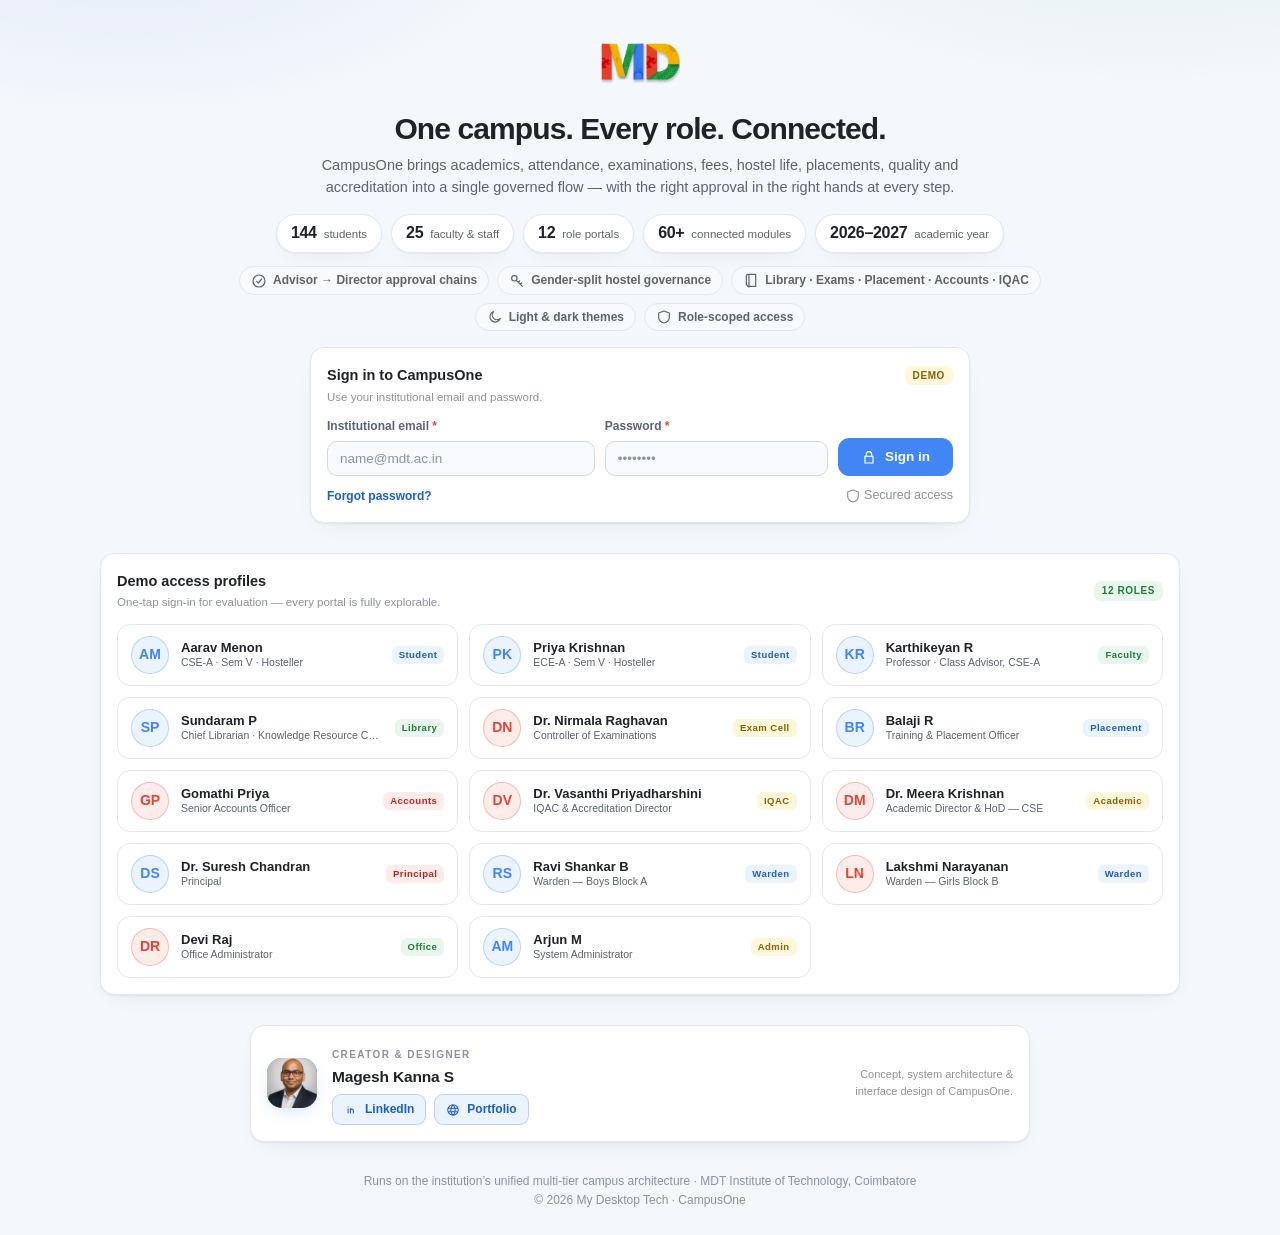
<file: index.html>
<!DOCTYPE html>
<html lang="en" data-theme="light">
<head>
<meta charset="utf-8">
<meta name="viewport" content="width=device-width, initial-scale=1, maximum-scale=1, user-scalable=no, viewport-fit=cover">
<title>CampusOne — My Desktop Tech</title>
<meta name="theme-color" content="#4285F4">
<meta name="description" content="CampusOne — the unified campus portal by My Desktop Tech. One campus. Every role. Connected.">
<link rel="icon" type="image/png" href="assets/img/favicon.png">
<link rel="apple-touch-icon" href="assets/img/apple-touch-icon.png">
<link rel="stylesheet" href="assets/css/style.css">
</head>
<body>
<div id="app"><div class="noscript" style="padding-top:18vh;text-align:center;color:var(--text-2)">Loading CampusOne…</div></div>
<noscript><div class="noscript">CampusOne needs JavaScript enabled in the browser.</div></noscript>
<script src="assets/js/channel.js"></script>
<script src="assets/js/seed.js"></script>
<script src="assets/js/seed2.js"></script>
<script src="assets/js/seed3.js"></script>
<script src="assets/js/store.js"></script>
<script src="assets/js/api.js"></script>
<script src="assets/js/workflow.js"></script>
<script src="assets/js/ui.js"></script>
<script src="assets/js/app.js"></script>
<script src="assets/js/spa.js"></script>
<script src="assets/js/pages.js"></script>
<script>SPA.start();</script>
</body>
</html>
</file>
<file: assets/css/style.css>
/* ==========================================================================
   My Desktop Tech — CampusOne Portal v3 · Design System
   Palette: #4285F4 (blue) · #EA4335 (red) · #FBBC05 (yellow) · #34A853 (green)
   Light theme default · Dark theme via [data-theme="dark"]
   ========================================================================== */

/* ---------- tokens ---------- */
:root{
  --g-blue:#4285F4; --g-red:#EA4335; --g-yellow:#FBBC05; --g-green:#34A853;

  --blue-tint:rgba(66,133,244,.10);  --blue-tint2:rgba(66,133,244,.16); --blue-ink:#1B5FCB; --blue-glow:rgba(66,133,244,.30);
  --red-tint:rgba(234,67,53,.10);    --red-tint2:rgba(234,67,53,.16);   --red-ink:#C5221F;  --red-glow:rgba(234,67,53,.30);
  --yellow-tint:rgba(251,188,5,.14); --yellow-tint2:rgba(251,188,5,.22);--yellow-ink:#8A6100;--yellow-glow:rgba(251,188,5,.38);
  --green-tint:rgba(52,168,83,.10);  --green-tint2:rgba(52,168,83,.16); --green-ink:#1E7E34; --green-glow:rgba(52,168,83,.30);

  --bg:#F4F7FB; --surface:#FFFFFF; --surface-2:#F8FAFD; --surface-3:#EEF2F8;
  --text:#1F2328; --text-2:#5B6470; --text-3:#8A93A0;
  --border:#E3E8EF; --border-2:#D0D9E4;
  --shadow:0 1px 2px rgba(16,24,40,.05),0 8px 24px -14px rgba(16,24,40,.14);
  --shadow-lg:0 12px 32px -12px rgba(16,24,40,.22);
  --radius:14px; --radius-sm:10px;
  --nav-w:248px; --nav-collapsed:76px;
  --font:-apple-system,BlinkMacSystemFont,"Segoe UI",Roboto,"Helvetica Neue",Arial,"Noto Sans",sans-serif;
  --mono:ui-monospace,SFMono-Regular,Menlo,Consolas,monospace;
}
[data-theme="dark"]{
  --blue-tint:rgba(66,133,244,.16); --blue-tint2:rgba(66,133,244,.26); --blue-ink:#9CBDF9; --blue-glow:rgba(66,133,244,.45);
  --red-tint:rgba(234,67,53,.16);   --red-tint2:rgba(234,67,53,.26);   --red-ink:#F2938E;  --red-glow:rgba(234,67,53,.45);
  --yellow-tint:rgba(251,188,5,.16);--yellow-tint2:rgba(251,188,5,.26);--yellow-ink:#E8C25A;--yellow-glow:rgba(251,188,5,.50);
  --green-tint:rgba(52,168,83,.16); --green-tint2:rgba(52,168,83,.26); --green-ink:#7BD398; --green-glow:rgba(52,168,83,.45);

  --bg:#0E1116; --surface:#161B22; --surface-2:#1B212B; --surface-3:#212936;
  --text:#E7EAF0; --text-2:#A7B0BD; --text-3:#76808F;
  --border:#27303B; --border-2:#333E4C;
  --shadow:0 1px 2px rgba(0,0,0,.35),0 10px 28px -16px rgba(0,0,0,.55);
  --shadow-lg:0 16px 40px -14px rgba(0,0,0,.6);
}

/* ---------- base ---------- */
*{box-sizing:border-box}
html,body{margin:0;padding:0}
html{overflow-x:hidden;overflow-x:clip}   /* the page never pans sideways */
body{font-family:var(--font);background:var(--bg);color:var(--text);font-size:14.5px;line-height:1.55;-webkit-font-smoothing:antialiased;
  touch-action:manipulation;overscroll-behavior-y:contain}  /* no double-tap zoom, no rubber-band chaining */
a{color:var(--blue-ink);text-decoration:none}
a:hover{text-decoration:underline}
h1,h2,h3,h4{margin:0;line-height:1.25;letter-spacing:-.01em}
h1{font-size:22px}h2{font-size:17px}h3{font-size:15px}h4{font-size:13.5px}
p{margin:.4em 0}
small{color:var(--text-2)}
img{max-width:100%}
svg{vertical-align:middle;flex-shrink:0}
::selection{background:var(--blue-tint2)}
:focus-visible{outline:2px solid var(--g-blue);outline-offset:2px;border-radius:4px}
::-webkit-scrollbar{width:10px;height:10px}
::-webkit-scrollbar-thumb{background:var(--border-2);border-radius:8px}
::-webkit-scrollbar-track{background:transparent}
@media (prefers-reduced-motion:reduce){*,*::before,*::after{transition:none!important;animation:none!important}}

/* ---------- app shell ---------- */
/* v5: full-width top bar with the side-menu button docked flush at the very
   top-left corner (no gap); the side rail + main column sit in .bodyrow below */
#app{min-height:100vh}
.shell{display:flex;flex-direction:column;min-height:100vh}
.bodyrow{display:flex;flex:1;min-width:0;min-height:0;align-items:stretch}
.mainwrap{flex:1;min-width:0;display:flex;flex-direction:column;min-height:0}
.content{flex:1;padding:22px 26px 30px;max-width:1280px;width:100%;margin:0 auto}

/* topbar */
.topbar{position:sticky;top:0;z-index:60;display:flex;align-items:center;gap:10px;height:60px;
  background:color-mix(in srgb,var(--surface) 88%,transparent);backdrop-filter:blur(10px);
  border-bottom:1px solid var(--border);padding:0 14px 0 0}
@supports not (background:color-mix(in srgb,red,blue)){.topbar{background:var(--surface)}}
.brand{display:flex;align-items:center;gap:10px;min-width:0}
.brand img{height:34px;width:auto}
.brand .bt{line-height:1.1;white-space:nowrap;min-width:0;overflow:hidden}
.brand .bt b{font-size:15px;letter-spacing:-.02em;display:block}
.brand .bt span{font-size:11px;color:var(--text-2)}
.chip-demo{font-size:10px;font-weight:700;letter-spacing:.08em;color:var(--yellow-ink);
  background:var(--yellow-tint);border:1px solid var(--yellow-glow);border-radius:6px;padding:2px 7px;margin-left:6px}
.topbar .spacer{flex:1}
.iconbtn{display:inline-flex;align-items:center;justify-content:center;width:38px;height:38px;border-radius:10px;
  background:transparent;border:1px solid transparent;color:var(--text-2);cursor:pointer;transition:.18s}
.iconbtn:hover{background:var(--surface-2);border-color:var(--border);color:var(--g-blue);box-shadow:0 0 10px var(--blue-glow)}
.iconbtn svg{width:19px;height:19px}
.iconbtn .dot{position:absolute;transform:translate(14px,-14px);min-width:16px;height:16px;border-radius:8px;
  background:var(--g-red);color:#fff;font-size:10px;font-weight:700;display:flex;align-items:center;justify-content:center;padding:0 4px;border:2px solid var(--surface)}
.iconbtn{position:relative}

/* corner-docked side-menu buttons — exactly at the left top-most place (x:0, full bar height) */
.iconbtn.edge{width:46px;height:100%;border-radius:0;flex-shrink:0;background:transparent;border:1px solid transparent;color:var(--text-2)}
.iconbtn.edge svg{width:20px;height:20px}
.iconbtn.edge:hover{background:var(--surface-2);color:var(--g-blue);box-shadow:none;border-color:transparent}
.iconbtn.edge:active{background:var(--blue-tint2)}
body.nav-mini .iconbtn.edge#navToggle{background:var(--blue-tint2);color:var(--blue-ink)}
body.nav-mini .iconbtn.edge#navToggle:hover{background:var(--blue-tint2);color:var(--blue-ink)}

/* profile chip — truncates to available space, never wraps */
.profile{display:flex;align-items:center;gap:9px;padding:5px 9px 5px 5px;border-radius:12px;cursor:pointer;
  border:1px solid var(--border);background:var(--surface);transition:.18s;min-width:0;flex-shrink:1}
.profile:hover{border-color:var(--g-blue);box-shadow:0 0 12px var(--blue-glow)}
.profile .nm{line-height:1.15;text-align:right;min-width:0}
.profile .nm b{font-size:13px;display:block;max-width:150px;overflow:hidden;text-overflow:ellipsis;white-space:nowrap}
.profile .nm span{font-size:11px;color:var(--text-2);display:block;max-width:150px;overflow:hidden;text-overflow:ellipsis;white-space:nowrap}
.profile .chev{color:var(--text-3);flex-shrink:0}
.profile .chev svg{width:14px;height:14px}
.avatar{border-radius:50%;object-fit:cover;background:var(--surface-3);border:1px solid var(--border-2)}
.avatar.s28{width:28px;height:28px}.avatar.s30{width:30px;height:30px}
.avatar.s34{width:34px;height:34px}.avatar.s38{width:38px;height:38px}
.avatar.s44{width:44px;height:44px}.avatar.s52{width:52px;height:52px}
.avatar.s64{width:64px;height:64px}.avatar.s96{width:96px;height:96px}

/* dropdown menus */
.dd{position:relative}
.ddmenu{position:absolute;right:0;top:calc(100% + 10px);min-width:min(300px,calc(100vw - 24px));max-height:420px;overflow:auto;
  background:var(--surface);border:1px solid var(--border);border-radius:14px;box-shadow:var(--shadow-lg);
  padding:8px;z-index:80;display:none}
.ddmenu.open{display:block;animation:pop .16s ease}
@keyframes pop{from{opacity:0;transform:translateY(-6px)}to{opacity:1;transform:none}}
.ddmenu .ddh{font-size:11px;font-weight:700;letter-spacing:.06em;color:var(--text-3);padding:8px 10px 4px;text-transform:uppercase}
.ddi{display:flex;gap:10px;align-items:flex-start;padding:10px;border-radius:10px;cursor:pointer;transition:.15s}
.ddi:hover{background:var(--surface-2)}
.ddi .tt{flex:1;min-width:0}
.ddi .tt b{font-size:13px;display:block}
.ddi .tt span{font-size:12px;color:var(--text-2);display:block;overflow:hidden;text-overflow:ellipsis}
.ddi.unread{background:var(--blue-tint);border-left:3px solid var(--g-blue)}
.ddi .ic{color:var(--g-blue);flex-shrink:0;margin-top:2px}
.ddsep{height:1px;background:var(--border);margin:6px 4px}
.ddlink{display:flex;align-items:center;gap:10px;padding:9px 10px;border-radius:10px;color:var(--text);font-size:13.5px;cursor:pointer;transition:.15s}
.ddlink:hover{background:var(--surface-2);color:var(--g-blue)}
.ddlink svg{width:17px;height:17px;color:var(--text-2)}
.ddlink.danger:hover{color:var(--g-red)}

/* sidebar */
.sidebar{width:var(--nav-w);flex-shrink:0;border-right:1px solid var(--border);background:var(--surface);
  position:sticky;top:60px;height:calc(100vh - 60px);overflow-y:auto;padding:14px 10px 20px;transition:width .2s}
.side-sec{font-size:10.5px;font-weight:700;letter-spacing:.09em;text-transform:uppercase;color:var(--text-3);padding:14px 10px 6px}
.navitem{display:flex;align-items:center;gap:11px;padding:9px 11px;border-radius:11px;color:var(--text-2);
  font-size:13.5px;font-weight:500;cursor:pointer;border:1px solid transparent;transition:.16s;margin:2px 0;position:relative}
.navitem svg{width:18px;height:18px;flex-shrink:0}
.navitem:hover{background:var(--surface-2);color:var(--text);border-color:var(--border);box-shadow:0 0 12px var(--blue-glow)}
.navitem.active{background:var(--blue-tint2);color:var(--blue-ink);font-weight:600}
.navitem.active::before{content:'';position:absolute;left:-10px;top:8px;bottom:8px;width:3px;border-radius:3px;background:var(--g-blue)}
.navitem .pill{margin-left:auto;font-size:10.5px;font-weight:700;padding:1px 7px;border-radius:8px}
.navitem .pill.y{background:var(--yellow-tint);color:var(--yellow-ink)}
.navitem .pill.r{background:var(--red-tint);color:var(--red-ink)}
.navitem .pill.g{background:var(--green-tint);color:var(--green-ink)}
.sidefoot{margin-top:16px;padding:12px;border-radius:12px;background:var(--surface-2);border:1px solid var(--border);font-size:11.5px;color:var(--text-2)}
.sidefoot b{color:var(--text);display:block;font-size:12px}

/* side utilities (theme + notifications live in the side menu on small screens) */
.side-utils{display:none;flex-direction:column;gap:8px;padding:4px 2px 12px;border-bottom:1px solid var(--border);margin-bottom:8px}
.su-row{display:flex;align-items:center;gap:11px;padding:10px 12px;border-radius:11px;border:1px solid var(--border);
  background:var(--surface-2);cursor:pointer;font-size:13px;font-weight:600;color:var(--text-2);transition:.16s;width:100%;font-family:inherit}
.su-row svg{width:18px;height:18px;flex-shrink:0}
.su-row:hover{border-color:var(--g-blue);color:var(--blue-ink);box-shadow:0 0 10px var(--blue-glow)}
.su-row .pill{margin-left:auto;font-size:10.5px;font-weight:700;padding:1px 7px;border-radius:8px;background:var(--yellow-tint);color:var(--yellow-ink);display:inline-flex}
.su-notifs{display:none;max-height:280px;overflow-y:auto;border:1px solid var(--border);border-radius:11px;background:var(--surface);margin-top:-2px}
.su-notifs.open{display:block}

/* hamburger (mobile) + sidebar collapse (desktop) */
.burger{display:none}
#navToggle{display:none}
.scrim{display:none;position:fixed;inset:60px 0 0 0;background:rgba(10,15,22,.45);z-index:65}
.scrim.show{display:block}

/* desktop (landscape monitors): collapsible side menu */
@media(min-width:921px){
  #navToggle{display:inline-flex}
  body.nav-mini .sidebar{width:var(--nav-collapsed);padding:14px 8px 20px}
  body.nav-mini .sidebar .navitem span,
  body.nav-mini .sidebar .side-sec,
  body.nav-mini .sidebar .sidefoot,
  body.nav-mini .sidebar .navitem .pill{display:none}
  body.nav-mini .sidebar .navitem{justify-content:center;padding:10px 0;gap:0}
  body.nav-mini .sidebar .navitem.active::before{left:-8px}
}

@media(max-width:1080px){
  .profile .nm b,.profile .nm span{max-width:110px}
  .brand .bt span{display:none}
}
@media(max-width:920px){
  .burger{display:inline-flex}
  .topbar .toputil{display:none}          /* theme + bell move into the side menu */
  .brand .bt{display:none}
  .brand img{height:30px}
  .brand{gap:8px}
  .chip-demo{display:none}
  .profile .nm,.profile .chev{display:none}
  .profile{padding:3px;gap:0}
  .sidebar{position:fixed;left:0;top:60px;z-index:70;transform:translateX(-104%);box-shadow:var(--shadow-lg);width:266px;padding-top:10px;
    overscroll-behavior:contain}
  .sidebar.open{transform:none}
  .side-utils{display:flex}
  .content{padding:16px 14px 26px}
  #toasts{right:12px;bottom:12px;left:12px;max-width:none}

  /* ── fixed app shell on phones ─────────────────────────────────
     The page itself never pans, zooms or scrolls: only the content
     area between the top bar and footer scrolls. Opening the side
     drawer locks even that, so the background can never move. */
  body.mdt-app{height:100vh;overflow:hidden;position:relative}
  @supports(height:100dvh){body.mdt-app{height:100dvh}}
  body.mdt-app #app.shell{height:100%;display:flex;flex-direction:column}
  body.mdt-app .bodyrow{flex:1;min-height:0;overflow:hidden}
  body.mdt-app .mainwrap{overflow:hidden}
  body.mdt-app .content{flex:1 1 auto;overflow-y:auto;overflow-x:hidden;
    -webkit-overflow-scrolling:touch;overscroll-behavior:contain}
  body.mdt-app .footer{flex-shrink:0}
  @supports(height:100dvh){.sidebar{height:calc(100dvh - 60px)}}
  html.mlock,html.mlock body{overflow:hidden}
  html.mlock .content{overflow:hidden}   /* the background content is frozen while the drawer is open */
}

/* footer */
.footer{border-top:1px solid var(--border);padding:14px 26px;color:var(--text-3);font-size:12px;
  display:flex;flex-wrap:wrap;gap:8px;align-items:center;justify-content:space-between;background:var(--surface-2)}
.footer .fdots{display:flex;gap:5px}
.footer .fdots i{width:8px;height:8px;border-radius:50%;display:inline-block}

/* ---------- page head ---------- */
.pagehead{display:flex;flex-wrap:wrap;gap:14px;align-items:center;margin-bottom:18px}
.pagehead .ph-t{flex:1;min-width:220px}
.pagehead h1{font-size:21px}
.pagehead .sub{color:var(--text-2);font-size:13px;margin-top:3px}
.pagehead .actions{display:flex;gap:10px;flex-wrap:wrap}

/* ---------- cards & glow ---------- */
.card{background:var(--surface);border:1px solid var(--border);border-radius:var(--radius);box-shadow:var(--shadow);
  padding:16px;position:relative;transition:border-color .2s,box-shadow .25s,transform .18s;margin-bottom:14px;overflow:hidden}
.card:hover{transform:translateY(-2px)}
.card.glow{--glow:var(--blue-glow);--edge:var(--g-blue)}
.card.glow:hover{border-color:var(--edge);box-shadow:0 0 0 1px var(--glow),0 14px 30px -12px var(--glow)}
.card.glow-b{--glow:var(--blue-glow);--edge:var(--g-blue)}
.card.glow-g{--glow:var(--green-glow);--edge:var(--g-green)}
.card.glow-y{--glow:var(--yellow-glow);--edge:var(--g-yellow)}
.card.glow-r{--glow:var(--red-glow);--edge:var(--g-red)}
/* static accent strip — differentiate from background even without hover */
.card.accent::before{content:'';position:absolute;left:0;top:0;bottom:0;width:3px;border-radius:3px;background:var(--g-blue);opacity:.9}
.card.accent-b::before{background:var(--g-blue)}
.card.accent-g::before{background:var(--g-green)}
.card.accent-y::before{background:var(--g-yellow)}
.card.accent-r::before{background:var(--g-red)}
.card .card-t{display:flex;align-items:center;gap:9px;margin-bottom:10px}
.card .card-t h2,.card .card-t h3{flex:1}
.card .card-t svg{width:18px;height:18px;color:var(--text-2)}
.card .card-t .more{font-size:12.5px;font-weight:600;color:var(--blue-ink);cursor:pointer}
.card .card-t .more:hover{text-decoration:underline}

/* ---------- stat cards ---------- */
.statrow{display:grid;grid-template-columns:repeat(auto-fit,minmax(200px,1fr));gap:14px;margin-bottom:18px}
.stat{background:var(--surface);border:1px solid var(--border);border-radius:var(--radius);padding:13px 14px;box-shadow:var(--shadow);
  display:flex;gap:11px;align-items:center;cursor:pointer;transition:.2s;position:relative;overflow:hidden;text-decoration:none}
.stat:hover{transform:translateY(-2px);text-decoration:none}
.stat .sicon{width:37px;height:37px;border-radius:10px;display:flex;align-items:center;justify-content:center;flex-shrink:0}
.stat .sicon svg{width:18px;height:18px}
.stat .sv{display:block;font-size:19px;font-weight:700;letter-spacing:-.02em;line-height:1.15}
.stat .sl{display:block;font-size:12px;color:var(--text-2);margin-top:2px}
.stat .sd{display:block;font-size:11px;margin-top:3px}
.stat.tb{--glow:var(--blue-glow)}.stat.tb:hover{border-color:var(--g-blue);box-shadow:0 0 0 1px var(--blue-glow),0 12px 26px -10px var(--blue-glow)}
.stat.tg{--glow:var(--green-glow)}.stat.tg:hover{border-color:var(--g-green);box-shadow:0 0 0 1px var(--green-glow),0 12px 26px -10px var(--green-glow)}
.stat.ty{--glow:var(--yellow-glow)}.stat.ty:hover{border-color:var(--g-yellow);box-shadow:0 0 0 1px var(--yellow-glow),0 12px 26px -10px var(--yellow-glow)}
.stat.tr{--glow:var(--red-glow)}.stat.tr:hover{border-color:var(--g-red);box-shadow:0 0 0 1px var(--red-glow),0 12px 26px -10px var(--red-glow)}
.stat .sicon.tb{background:var(--blue-tint);color:var(--g-blue)}
.stat .sicon.tg{background:var(--green-tint);color:var(--g-green)}
.stat .sicon.ty{background:var(--yellow-tint);color:#C79400}
.stat .sicon.tr{background:var(--red-tint);color:var(--g-red)}

/* ---------- badges / chips ---------- */
.badge{display:inline-flex;align-items:center;gap:5px;font-size:11.5px;font-weight:600;padding:2.5px 9px;border-radius:8px;
  border:1px solid transparent;white-space:nowrap}
.badge.b-blue{background:var(--blue-tint);color:var(--blue-ink);border-color:var(--blue-glow)}
.badge.b-green{background:var(--green-tint);color:var(--green-ink);border-color:var(--green-glow)}
.badge.b-yellow{background:var(--yellow-tint);color:var(--yellow-ink);border-color:var(--yellow-glow)}
.badge.b-red{background:var(--red-tint);color:var(--red-ink);border-color:var(--red-glow)}
.badge.b-neutral{background:var(--surface-3);color:var(--text-2);border-color:var(--border)}
.badge .bdot{width:6px;height:6px;border-radius:50%;background:currentColor}
.chip{display:inline-flex;align-items:center;gap:6px;font-size:12px;font-weight:600;color:var(--text-2);
  background:var(--surface-2);border:1px solid var(--border);border-radius:20px;padding:4px 11px;cursor:pointer;transition:.16s;white-space:nowrap}
.chip:hover{border-color:var(--g-blue);color:var(--blue-ink);box-shadow:0 0 10px var(--blue-glow)}
.chip.on{background:var(--blue-tint2);color:var(--blue-ink);border-color:var(--g-blue)}

/* ---------- buttons ---------- */
.btn{display:inline-flex;align-items:center;justify-content:center;gap:8px;font-family:inherit;font-size:13.5px;font-weight:600;
  padding:9px 16px;border-radius:11px;border:1px solid var(--border);background:var(--surface);color:var(--text);
  cursor:pointer;transition:.18s;text-decoration:none;line-height:1.2}
.btn svg{width:16px;height:16px}
.btn:hover{text-decoration:none;transform:translateY(-1px)}
.btn:active{transform:none}
.btn:disabled{opacity:.55;cursor:not-allowed;transform:none}
.btn.pri{background:var(--g-blue);border-color:var(--g-blue);color:#fff}
.btn.pri:hover{box-shadow:0 0 0 1px var(--blue-glow),0 10px 22px -8px var(--blue-glow);filter:saturate(1.1)}
.btn.ok{background:var(--g-green);border-color:var(--g-green);color:#fff}
.btn.ok:hover{box-shadow:0 0 0 1px var(--green-glow),0 10px 22px -8px var(--green-glow)}
.btn.danger{background:var(--g-red);border-color:var(--g-red);color:#fff}
.btn.danger:hover{box-shadow:0 0 0 1px var(--red-glow),0 10px 22px -8px var(--red-glow)}
.btn.warn{background:var(--g-yellow);border-color:var(--g-yellow);color:#3A2B00}
.btn.warn:hover{box-shadow:0 0 0 1px var(--yellow-glow),0 10px 22px -8px var(--yellow-glow)}
.btn.ghost{background:transparent;color:var(--blue-ink);border-color:var(--blue-glow)}
.btn.ghost:hover{background:var(--blue-tint);box-shadow:0 0 12px var(--blue-glow)}
.btn.ghost-g{background:transparent;color:var(--green-ink);border-color:var(--green-glow)}
.btn.ghost-g:hover{background:var(--green-tint);box-shadow:0 0 12px var(--green-glow)}
.btn.ghost-r{background:transparent;color:var(--red-ink);border-color:var(--red-glow)}
.btn.ghost-r:hover{background:var(--red-tint);box-shadow:0 0 12px var(--red-glow)}
.btn.sm{padding:6px 11px;font-size:12.5px;border-radius:9px}
.btn.lg{padding:12px 22px;font-size:15px}
.btn.block{width:100%}

/* ---------- tables ---------- */
.tblwrap{overflow-x:auto;border:1px solid var(--border);border-radius:12px;background:var(--surface)}
table.tbl{width:100%;border-collapse:collapse;font-size:13.5px;min-width:560px}
.tbl th{position:sticky;top:0;background:var(--surface-2);text-align:left;font-size:11.5px;font-weight:700;
  letter-spacing:.05em;text-transform:uppercase;color:var(--text-2);padding:11px 14px;border-bottom:1px solid var(--border);z-index:2}
.tbl td{padding:11px 14px;border-bottom:1px solid var(--border);vertical-align:middle}
.tbl tbody tr{transition:background .14s}
.tbl tbody tr:hover{background:var(--blue-tint)}
.tbl tbody tr:last-child td{border-bottom:none}
.tbl tr.hl{background:var(--green-tint)}
.tbl tr.hl:hover{background:var(--green-tint2)}
.tbl .num{font-variant-numeric:tabular-nums;font-family:var(--mono);font-size:12.5px}
.tbl td .avatar{vertical-align:middle;margin-right:8px}
.tblwrap.plain{border:none;background:transparent}
.tblwrap.plain table.tbl{min-width:0}

/* ---------- progress / bars ---------- */
.pbar{height:7px;border-radius:6px;background:var(--surface-3);overflow:hidden;min-width:70px}
.pbar>i{display:block;height:100%;border-radius:6px;background:var(--g-blue);transition:width .5s ease}
.pbar.g>i{background:var(--g-green)}.pbar.y>i{background:var(--g-yellow)}.pbar.r>i{background:var(--g-red)}
.pbar.b2>i{background:linear-gradient(90deg,var(--g-blue),var(--g-green))}
.bars .brow{display:grid;grid-template-columns:130px 1fr 52px;gap:10px;align-items:center;margin:9px 0;font-size:12.5px}
.bars .brow .bl{color:var(--text-2);white-space:nowrap;overflow:hidden;text-overflow:ellipsis}
.bars .brow .bn{font-family:var(--mono);font-size:11.5px;text-align:right;color:var(--text-2)}

/* donut */
.donut{position:relative;display:inline-flex;align-items:center;justify-content:center}
.donut svg{transform:rotate(-90deg)}
.donut .dlab{position:absolute;text-align:center}
.donut .dlab b{font-size:20px;font-weight:700;display:block;line-height:1.1}
.donut .dlab span{font-size:10.5px;color:var(--text-2)}

/* ---------- timeline (approval chains) ---------- */
.tl{position:relative;padding-left:26px;margin:10px 0}
.tl::before{content:'';position:absolute;left:8px;top:6px;bottom:6px;width:2px;background:var(--border-2);border-radius:2px}
.tl .tstep{position:relative;padding:7px 0 7px 6px}
.tl .tstep::before{content:'';position:absolute;left:-24px;top:11px;width:12px;height:12px;border-radius:50%;
  background:var(--surface);border:3px solid var(--border-2);transition:.2s}
.tl .tstep.done::before{background:var(--g-green);border-color:var(--g-green);box-shadow:0 0 8px var(--green-glow)}
.tl .tstep.cur::before{background:var(--surface);border-color:var(--g-yellow);box-shadow:0 0 10px var(--yellow-glow);animation:pulse 1.6s infinite}
.tl .tstep.rej::before{background:var(--g-red);border-color:var(--g-red);box-shadow:0 0 8px var(--red-glow)}
@keyframes pulse{0%,100%{box-shadow:0 0 6px var(--yellow-glow)}50%{box-shadow:0 0 16px var(--yellow-glow)}}
.tl .tstep .tlh{display:flex;flex-wrap:wrap;gap:7px;align-items:center}
.tl .tstep .tlh b{font-size:13px}
.tl .tstep .tld{font-size:12px;color:var(--text-2)}
.tl .tstep .note{font-size:12.5px;color:var(--text-2);background:var(--surface-2);border-left:2px solid var(--border-2);
  border-radius:0 8px 8px 0;padding:6px 10px;margin-top:5px}

/* ---------- tabs ---------- */
.tabs{display:flex;gap:6px;flex-wrap:wrap;border-bottom:1px solid var(--border);padding-bottom:0;margin-bottom:16px}
.tab{padding:9px 15px;font-size:13.5px;font-weight:600;color:var(--text-2);cursor:pointer;border:1px solid transparent;
  border-bottom:none;border-radius:11px 11px 0 0;position:relative;top:1px;transition:.16s;background:transparent}
.tab:hover{color:var(--blue-ink)}
.tab.on{background:var(--surface);color:var(--blue-ink);border-color:var(--border);box-shadow:0 -2px 10px var(--blue-glow) inset,0 0 0 1px var(--blue-glow)}
.tab .cnt{font-size:11px;background:var(--surface-3);border-radius:8px;padding:1px 7px;margin-left:6px;color:var(--text-2)}
.tab.on .cnt{background:var(--blue-tint2);color:var(--blue-ink)}
.tab .cnt.y{background:var(--yellow-tint);color:var(--yellow-ink)}

/* ---------- forms ---------- */
.fgrid{display:grid;grid-template-columns:repeat(auto-fit,minmax(230px,1fr));gap:14px}
.fld{display:flex;flex-direction:column;gap:6px;min-width:0}
.fld label{font-size:12px;font-weight:600;color:var(--text-2)}
.fld .req::after{content:' *';color:var(--g-red)}
.input,select.input,textarea.input{font-family:inherit;font-size:13.5px;color:var(--text);background:var(--surface-2);
  border:1px solid var(--border-2);border-radius:10px;padding:9px 12px;transition:.18s;width:100%}
.input:hover{border-color:var(--border-2)}
.input:focus{outline:none;border-color:var(--g-blue);box-shadow:0 0 0 3px var(--blue-glow);background:var(--surface)}
textarea.input{resize:vertical;min-height:84px}
.input::placeholder{color:var(--text-3)}
.fhint{font-size:11.5px;color:var(--text-3)}
.frow{display:flex;gap:10px;flex-wrap:wrap;justify-content:flex-end;margin-top:16px}
.fview{font-size:13.5px;padding:2px 0}
.fview b{display:block;font-size:11px;color:var(--text-3);text-transform:uppercase;letter-spacing:.06em;font-weight:700;margin-bottom:2px}

/* toggle switch */
.switch{position:relative;display:inline-flex;align-items:center;gap:10px;cursor:pointer;font-size:13.5px;user-select:none}
.switch input{position:absolute;opacity:0;pointer-events:none}
.switch .tr{width:42px;height:24px;border-radius:14px;background:var(--surface-3);border:1px solid var(--border-2);position:relative;transition:.2s;flex-shrink:0}
.switch .tr::after{content:'';position:absolute;top:2px;left:2px;width:18px;height:18px;border-radius:50%;background:#fff;
  box-shadow:0 1px 3px rgba(0,0,0,.3);transition:.2s}
.switch input:checked+.tr{background:var(--g-green);border-color:var(--g-green);box-shadow:0 0 10px var(--green-glow)}
.switch input:checked+.tr::after{left:20px}

/* ---------- modal ---------- */
.mask{position:fixed;inset:0;background:rgba(15,20,30,.45);backdrop-filter:blur(3px);z-index:100;display:none;
  align-items:flex-start;justify-content:center;padding:6vh 16px;overflow-y:auto}
.mask.open{display:flex;animation:fadein .18s ease}
@keyframes fadein{from{opacity:0}to{opacity:1}}
.modal{background:var(--surface);border:1px solid var(--border-2);border-radius:18px;box-shadow:var(--shadow-lg);
  width:100%;max-width:560px;animation:pop .2s ease;overflow:hidden}
.modal.lg{max-width:780px}
.modal .mhead{display:flex;align-items:center;gap:10px;padding:16px 20px;border-bottom:1px solid var(--border)}
.modal .mhead h3{flex:1}
.modal .mhead .x{cursor:pointer;color:var(--text-2);display:flex;padding:6px;border-radius:8px}
.modal .mhead .x:hover{color:var(--g-red);background:var(--red-tint)}
.modal .mbody{padding:18px 20px;max-height:64vh;overflow-y:auto}
.modal .mfoot{display:flex;gap:10px;justify-content:flex-end;padding:14px 20px;border-top:1px solid var(--border);background:var(--surface-2);flex-wrap:wrap}

/* ---------- toast ---------- */
#toasts{position:fixed;bottom:22px;right:22px;z-index:200;display:flex;flex-direction:column;gap:10px;max-width:360px}
.toast{display:flex;gap:10px;align-items:flex-start;background:var(--surface);border:1px solid var(--border-2);
  border-left:4px solid var(--g-blue);border-radius:12px;padding:12px 16px;box-shadow:var(--shadow-lg);animation:slidein .25s ease;font-size:13.5px}
.toast.tg{border-left-color:var(--g-green)}.toast.tr{border-left-color:var(--g-red)}.toast.ty{border-left-color:var(--g-yellow)}
.toast svg{width:18px;height:18px;flex-shrink:0;margin-top:1px}
.toast b{display:block;font-size:13.5px}.toast span{color:var(--text-2);font-size:12.5px}
@keyframes slidein{from{opacity:0;transform:translateX(30px)}to{opacity:1;transform:none}}
.toast.bye{animation:slideout .3s ease forwards}
@keyframes slideout{to{opacity:0;transform:translateX(30px)}}

/* ---------- grids / layout helpers ---------- */
.grid{display:grid;gap:16px}
.g2{grid-template-columns:repeat(auto-fit,minmax(300px,1fr))}
.g3{grid-template-columns:repeat(auto-fit,minmax(240px,1fr))}
.g4{grid-template-columns:repeat(auto-fit,minmax(190px,1fr))}
.split{display:grid;grid-template-columns:1.7fr 1fr;gap:16px;align-items:start}
.split-eq{display:grid;grid-template-columns:1fr 1fr;gap:16px;align-items:start}
@media(max-width:980px){.split,.split-eq{grid-template-columns:1fr}}
.rowflex{display:flex;gap:10px;flex-wrap:wrap;align-items:center}
.spread{display:flex;justify-content:space-between;align-items:center;gap:10px;flex-wrap:wrap}
.mt0{margin-top:0}.mb0{margin-bottom:0}.mt8{margin-top:8px}.mt16{margin-top:16px}.mb8{margin-bottom:8px}

/* ---------- empty state ---------- */
.empty{text-align:center;padding:30px 18px;color:var(--text-2)}
.empty svg{width:32px;height:32px;color:var(--text-3);margin-bottom:8px}
.empty b{display:block;color:var(--text);font-size:14.5px;margin-bottom:3px}
.empty span{font-size:12.5px}

/* ---------- list rows ---------- */
.lrow{display:flex;gap:12px;align-items:flex-start;padding:12px 10px;border-radius:12px;border:1px solid transparent;transition:.16s;cursor:pointer}
.lrow:hover{background:var(--surface-2);border-color:var(--border);box-shadow:0 0 10px var(--blue-glow)}
.lrow .lmain{flex:1;min-width:0}
.lrow .lmain b{font-size:13.5px;display:block}
.lrow .lmain span{font-size:12.5px;color:var(--text-2);display:block;overflow:hidden;text-overflow:ellipsis}
.lrow .ltime{font-size:11.5px;color:var(--text-3);white-space:nowrap}
.lrow .lact{display:flex;gap:6px;flex-shrink:0}

/* flash news ticker */
.ticker{display:flex;align-items:center;gap:10px;background:var(--yellow-tint);border:1px solid var(--yellow-glow);
  border-radius:11px;padding:8px 14px;margin-bottom:16px;overflow:hidden}
.ticker .tk-tag{flex-shrink:0;display:inline-flex;align-items:center;gap:6px;font-size:11px;font-weight:700;letter-spacing:.06em;
  color:var(--yellow-ink);text-transform:uppercase}
.ticker .tk-tag svg{width:14px;height:14px}
.ticker .tk-body{flex:1;white-space:nowrap;overflow:hidden;position:relative}
.ticker .tk-body span{display:inline-block;padding-left:100%;animation:tick 26s linear infinite;font-size:13px;color:var(--text)}
@keyframes tick{to{transform:translateX(-100%)}}
.ticker:hover .tk-body span{animation-play-state:paused}

/* ---------- timetable grid ---------- */
.tt{width:100%;border-collapse:separate;border-spacing:4px;table-layout:fixed}
.tt th{font-size:11px;font-weight:700;text-transform:uppercase;letter-spacing:.05em;color:var(--text-2);padding:6px 4px;text-align:center}
.tt td{height:52px;vertical-align:top;border-radius:9px;padding:6px 8px;border:1px solid var(--border);background:var(--surface-2);transition:.16s;cursor:default}
.tt td:hover{border-color:var(--g-blue);box-shadow:0 0 10px var(--blue-glow)}
.tt td .ttc{font-size:11px;font-weight:700;font-family:var(--mono)}
.tt td .ttn{font-size:11.5px;line-height:1.25;margin-top:1px}
.tt td .ttr{font-size:10.5px;color:var(--text-2);margin-top:2px}
.tt td.lab{height:110px}
.tt td.brk{background:var(--surface-3);text-align:center;color:var(--text-3);font-size:11px;font-weight:700;cursor:default}
.tt td.brk:hover{box-shadow:none;border-color:var(--border)}
.tt td.todaycol{outline:1.5px dashed var(--g-blue);outline-offset:-3px}
.ct-b{background:var(--blue-tint)}.ct-g{background:var(--green-tint)}
.ct-y{background:var(--yellow-tint)}.ct-r{background:var(--red-tint)}
.ct-n{background:var(--surface-3)}

/* ---------- calendar ---------- */
.cal{display:grid;grid-template-columns:repeat(7,1fr);gap:6px}
.cal .calh{text-align:center;font-size:11px;font-weight:700;color:var(--text-3);text-transform:uppercase;padding:6px 0}
.cald{min-height:76px;border:1px solid var(--border);border-radius:10px;background:var(--surface);padding:6px 7px;
  transition:.16s;position:relative;cursor:pointer}
.cald:hover{border-color:var(--g-blue);box-shadow:0 0 10px var(--blue-glow)}
.cald.out{opacity:.38;background:var(--surface-2)}
.cald .cdn{font-size:12px;font-weight:700;font-family:var(--mono)}
.cald .evc{font-size:10px;font-weight:600;margin-top:3px;border-radius:5px;padding:1px 5px;display:block;overflow:hidden;
  text-overflow:ellipsis;white-space:nowrap;border:1px solid transparent}
.evc.exam{background:var(--red-tint);color:var(--red-ink);border-color:var(--red-glow)}
.evc.holiday{background:var(--green-tint);color:var(--green-ink);border-color:var(--green-glow)}
.evc.fee{background:var(--yellow-tint);color:var(--yellow-ink);border-color:var(--yellow-glow)}
.evc.event{background:var(--blue-tint);color:var(--blue-ink);border-color:var(--blue-glow)}
.evc.academic{background:var(--surface-3);color:var(--text-2);border-color:var(--border-2)}
.cald.today{border-color:var(--g-blue);box-shadow:0 0 0 1px var(--blue-glow)}
.cald.today .cdn{color:var(--g-blue)}

/* ---------- login page (v3 — centered, full-width profile grid) ---------- */
.login-v3{min-height:100vh;display:flex;flex-direction:column;align-items:center;gap:16px;padding:38px 24px 26px;position:relative;overflow-x:hidden;
  background:
   radial-gradient(640px 300px at 10% -6%,var(--blue-tint),transparent 62%),
   radial-gradient(720px 330px at 90% -10%,var(--green-tint),transparent 62%),
   var(--bg)}
.lv-logo{display:flex;align-items:center;justify-content:center;gap:12px}
.lv-logo img{height:46px}
.lv-hero{max-width:900px;text-align:center;margin-top:0}
.lv-hero h1{font-size:30px;letter-spacing:-.03em;margin:10px 0 6px}
.lv-hero p{color:var(--text-2);font-size:14.5px;max-width:660px;margin:0 auto}
.lv-stats{display:flex;gap:9px;flex-wrap:wrap;justify-content:center;margin-top:16px}
.lv-stats .hs{display:flex;align-items:baseline;gap:7px;background:var(--surface);border:1px solid var(--border);border-radius:20px;
  padding:6px 14px;box-shadow:var(--shadow)}
.lv-stats .hs b{font-size:16px;letter-spacing:-.02em}
.lv-stats .hs span{font-size:11.5px;color:var(--text-2)}
.lv-chips{display:flex;gap:8px;flex-wrap:wrap;justify-content:center;margin-top:13px}
.lv-chips .chip{cursor:default}
.lv-signin{width:100%;max-width:660px}
.lv-form{display:grid;grid-template-columns:1.2fr 1fr auto;gap:10px;align-items:end;margin-top:10px}
.lv-form .fld{margin:0}
@media(max-width:760px){.lv-form{grid-template-columns:1fr}.lv-form .btn{width:100%}}
.lv-demo{width:100%;max-width:1080px}
.demo-grid{display:grid;grid-template-columns:repeat(3,1fr);gap:11px;margin-top:12px}
@media(max-width:960px){.demo-grid{grid-template-columns:repeat(2,1fr)}}
@media(max-width:620px){.demo-grid{grid-template-columns:1fr}}
.democard{display:flex;align-items:center;gap:12px;padding:11px 13px;border-radius:13px;
  border:1px solid var(--border);background:var(--surface);cursor:pointer;transition:.18s;text-align:left;min-width:0}
.democard:hover{border-color:var(--g-blue);box-shadow:0 0 14px var(--blue-glow);transform:translateY(-2px)}
.democard .dmain{flex:1;min-width:0}
.democard .dmain b{font-size:13px;line-height:1.2;display:block;white-space:nowrap;overflow:hidden;text-overflow:ellipsis}
.democard .dmain span{font-size:10.5px;color:var(--text-2);line-height:1.3;display:block;white-space:nowrap;overflow:hidden;text-overflow:ellipsis}
.democard .role-tag{font-size:9.5px;font-weight:700;letter-spacing:.05em;border-radius:6px;padding:2px 7px;flex-shrink:0}
.role-tag.t-b{background:var(--blue-tint);color:var(--blue-ink)}
.role-tag.t-g{background:var(--green-tint);color:var(--green-ink)}
.role-tag.t-y{background:var(--yellow-tint);color:var(--yellow-ink)}
.role-tag.t-r{background:var(--red-tint);color:var(--red-ink)}

/* creator & designer card */
.creator-card{width:100%;max-width:780px;display:flex;gap:15px;align-items:center}
.cc-av{width:50px;height:50px;border-radius:15px;flex-shrink:0;display:flex;align-items:center;justify-content:center;
  font-weight:800;font-size:17px;color:#fff;letter-spacing:.02em;
  background:linear-gradient(135deg,var(--g-blue) 0%,var(--g-green) 100%);
  box-shadow:0 6px 18px -6px var(--blue-glow)}
.cc-main{flex:1;min-width:0}
.cc-k{font-size:10px;font-weight:800;letter-spacing:.14em;text-transform:uppercase;color:var(--text-3)}
.cc-main b{display:block;font-size:15.5px;letter-spacing:-.01em;margin:1px 0 5px}
.cc-links{display:flex;gap:8px;flex-wrap:wrap}
.cc-links a{display:inline-flex;align-items:center;gap:7px;font-size:12px;font-weight:600;color:var(--blue-ink);
  background:var(--blue-tint);border:1px solid var(--blue-glow);border-radius:9px;padding:5px 11px;transition:.16s;text-decoration:none}
.cc-links a:hover{text-decoration:none;box-shadow:0 0 12px var(--blue-glow);transform:translateY(-1px)}
.cc-links a svg{width:14px;height:14px}
.cc-note{font-size:11px;color:var(--text-3);text-align:right;max-width:170px;flex-shrink:0}
@media(max-width:640px){.creator-card{flex-wrap:wrap}.cc-note{max-width:none;text-align:left;width:100%}}
.lv-foot{font-size:12px;color:var(--text-3);text-align:center}

/* ---------- photo placeholder ---------- */
.photobox{display:flex;flex-direction:column;align-items:center;gap:11px;padding:16px;border:1.5px dashed var(--border-2);
  border-radius:16px;background:var(--surface-2);transition:.2s}
.photobox:hover{border-color:var(--g-blue);box-shadow:0 0 14px var(--blue-glow)}
.photobox .ph-note{font-size:11.5px;color:var(--text-3);text-align:center}
.photo-frame{position:relative}
.photo-frame .cam{position:absolute;right:-4px;bottom:-4px;width:30px;height:30px;border-radius:50%;background:var(--g-blue);
  color:#fff;display:flex;align-items:center;justify-content:center;border:2.5px solid var(--surface);box-shadow:0 0 10px var(--blue-glow)}
.photo-frame .cam svg{width:15px;height:15px}

/* ---------- misc ---------- */
.kbd{font-family:var(--mono);font-size:11px;background:var(--surface-3);border:1px solid var(--border-2);
  border-bottom-width:2px;border-radius:6px;padding:1px 6px}
.tag{display:inline-block;font-size:10px;font-weight:700;letter-spacing:.06em;padding:2px 8px;border-radius:7px}
.tag.b{background:var(--blue-tint);color:var(--blue-ink)}
.tag.g{background:var(--green-tint);color:var(--green-ink)}
.tag.y{background:var(--yellow-tint);color:var(--yellow-ink)}
.tag.r{background:var(--red-tint);color:var(--red-ink)}
.tag.n{background:var(--surface-3);color:var(--text-2)}
.divider{height:1px;background:var(--border);margin:14px 0}
.hint-card{display:flex;gap:12px;align-items:flex-start;background:var(--blue-tint);border:1px solid var(--blue-glow);
  border-radius:12px;padding:12px 16px;font-size:12.5px;color:var(--text-2)}
.hint-card svg{width:18px;height:18px;color:var(--g-blue);flex-shrink:0;margin-top:1px}
.hint-card.warn{background:var(--yellow-tint);border-color:var(--yellow-glow)}
.hint-card.warn svg{color:#C79400}
.hint-card.danger{background:var(--red-tint);border-color:var(--red-glow)}
.hint-card.danger svg{color:var(--g-red)}
.hint-card.ok{background:var(--green-tint);border-color:var(--green-glow)}
.hint-card.ok svg{color:var(--g-green)}
.kv{display:grid;grid-template-columns:150px 1fr;gap:8px 14px;font-size:13.5px}
.kv .k{color:var(--text-2);font-size:12.5px}
.kv .k::after{content:':'}
.legend{display:flex;gap:14px;flex-wrap:wrap;font-size:12px;color:var(--text-2);margin-top:8px}
.legend i{width:10px;height:10px;border-radius:3px;display:inline-block;margin-right:5px;vertical-align:-1px}
.bigbtn-tile{display:flex;flex-direction:column;align-items:center;gap:7px;padding:14px 10px;border-radius:13px;
  border:1px solid var(--border);background:var(--surface);cursor:pointer;transition:.18s;text-align:center;color:var(--text)}
.bigbtn-tile svg{width:20px;height:20px}
.bigbtn-tile b{font-size:13px}
.bigbtn-tile span{font-size:11px;color:var(--text-2)}
.bigbtn-tile:hover{transform:translateY(-2px);border-color:var(--g-blue);box-shadow:0 0 16px var(--blue-glow)}
.bigbtn-tile:hover svg{color:var(--g-blue)}
.quickgrid{display:grid;grid-template-columns:repeat(auto-fit,minmax(130px,1fr));gap:12px}
.qsearch{position:relative;max-width:340px}
.qsearch .input{padding-left:36px}
.qsearch svg{position:absolute;left:11px;top:10px;width:17px;height:17px;color:var(--text-3)}
.att-pill{display:inline-flex;width:30px;height:30px;align-items:center;justify-content:center;border-radius:9px;
  font-weight:700;font-size:11px;cursor:pointer;border:1px solid var(--border-2);transition:.14s;user-select:none}
.att-pill.p{background:var(--green-tint);color:var(--green-ink);border-color:var(--green-glow)}
.att-pill.a{background:var(--red-tint);color:var(--red-ink);border-color:var(--red-glow)}
.att-pill.l{background:var(--yellow-tint);color:var(--yellow-ink);border-color:var(--yellow-glow)}
.att-pill:hover{box-shadow:0 0 9px var(--blue-glow);border-color:var(--g-blue)}
.stars{display:inline-flex;gap:2px}
.stars svg{width:17px;height:17px;color:var(--text-3)}
.stars svg.on{color:#C79400}
.stars button{background:none;border:none;padding:0;cursor:pointer}
.stars.ro button{cursor:default}
.stars.ro svg{cursor:default}

/* ---------- v5 additions: ticket desk, filters, attachments ---------- */
.chiprow{display:flex;gap:8px;flex-wrap:wrap;align-items:center;margin-bottom:14px}
.chiprow .sp{flex:1}
.fchips{display:flex;gap:8px;flex-wrap:wrap}
.atch{display:inline-flex;align-items:center;gap:8px;background:var(--surface-2);border:1px solid var(--border);
  border-radius:10px;padding:6px 10px;font-size:12.5px;max-width:100%;min-width:0;margin:2px}
.atch svg{width:15px;height:15px;color:var(--g-blue);flex-shrink:0}
.atch .an{overflow:hidden;text-overflow:ellipsis;white-space:nowrap;font-weight:600;min-width:0}
.atch .as{color:var(--text-3);font-size:11px;flex-shrink:0}
.atch .dl{flex-shrink:0}
.atch:hover{border-color:var(--g-blue);box-shadow:0 0 9px var(--blue-glow)}
.atchs{display:flex;flex-wrap:wrap;gap:0;margin-top:8px}
.eta-chip{display:inline-flex;align-items:center;gap:6px;font-size:12px;font-weight:700;border-radius:9px;padding:3px 10px;
  border:1px solid transparent;white-space:nowrap}
.eta-chip.ok{background:var(--green-tint);color:var(--green-ink);border-color:var(--green-glow)}
.eta-chip.warn{background:var(--yellow-tint);color:var(--yellow-ink);border-color:var(--yellow-glow)}
.eta-chip.late{background:var(--red-tint);color:var(--red-ink);border-color:var(--red-glow)}
.eta-chip.done{background:var(--surface-3);color:var(--text-2);border-color:var(--border)}
.eta-chip svg{width:14px;height:14px}
.filedrop{border:1.5px dashed var(--border-2);border-radius:12px;padding:14px;text-align:center;color:var(--text-2);
  font-size:12.5px;background:var(--surface-2);transition:.18s;cursor:pointer;display:block}
.filedrop:hover{border-color:var(--g-blue);color:var(--blue-ink);box-shadow:0 0 10px var(--blue-glow)}
.filedrop svg{width:18px;height:18px;display:block;margin:0 auto 5px}
.filedrop input[type=file]{display:none}
.tk-meta{display:flex;flex-wrap:wrap;gap:8px;align-items:center;margin:8px 0}
.rating-wrap{display:flex;flex-direction:column;gap:8px;align-items:flex-start;padding:12px;border-radius:12px;
  background:var(--green-tint);border:1px solid var(--green-glow)}
.rating-wrap .rt{font-size:13px;font-weight:700;color:var(--green-ink)}
.mtrend{display:flex;flex-direction:column;gap:8px}
.dl{font-size:12px;color:var(--blue-ink);cursor:pointer;font-weight:600}
.dl:hover{text-decoration:underline}
.spin{width:16px;height:16px;border:2px solid var(--border-2);border-top-color:var(--g-blue);border-radius:50%;animation:rot .8s linear infinite;display:inline-block}
@keyframes rot{to{transform:rotate(360deg)}}
code{font-family:var(--mono);font-size:12px;background:var(--surface-3);border-radius:6px;padding:1px 6px}
.mono{font-family:var(--mono);font-size:12px}
.noscript{padding:40px;text-align:center;font-family:var(--font)}

/* ================================================================== *
 *  v6 — phones: tables fully visible, nothing cut off.
 *  The table itself fits the screen: content wraps, fonts and
 *  padding shrink with the layout, chips and buttons compact.
 *  (Horizontal scroll stays only as a safety net for edge cases.)
 * ================================================================== */
@media(max-width:920px){
  table.tbl{min-width:0;font-size:12px}
  .tbl th{font-size:9.5px;padding:8px 8px;letter-spacing:.03em}
  .tbl td{padding:8px 8px;overflow-wrap:break-word}
  .tbl .num{font-size:11px}
  .tbl td .avatar{margin-right:5px}
  .tbl td .btn{padding:5px 9px;font-size:11px;gap:5px;border-radius:8px}
  .tbl td .btn svg{width:12px;height:12px}
  .tbl td .badge{margin:1px 0}
  .pagehead h1{font-size:18px}
  .modal .mbody{padding:14px 14px}
  .modal .mhead{padding:13px 14px}
  .modal .mfoot{padding:11px 14px}
  .mask{padding:3vh 10px}
  /* v6.1: grid/flex children must be allowed to shrink — otherwise a wide
     table blows out the card and the content column clips it (cut-off). */
  .grid > *, .split > *, .split-eq > *, .statrow > *, .g2 > *, .g3 > *, .g4 > *,
  .card, .tblwrap{min-width:0;max-width:100%}
  .pbar{min-width:44px}
  .tbl .pbar{min-width:40px}
}
@media(max-width:560px){
  table.tbl{font-size:11px;line-height:1.35}
  .tbl th{font-size:8.5px;padding:6px 5px}
  .tbl td{padding:6px 5px}
  .tbl td .btn{padding:4px 7px;font-size:10px}
  .tbl td .badge{font-size:9.5px;padding:2px 5px;border-radius:5px}
  .tbl td .badge, .badge{white-space:normal}
  .tbl td .eta-chip{font-size:10px;padding:2px 6px;gap:4px}
  .tbl td .eta-chip svg{width:11px;height:11px}
  .badge{font-size:10px;padding:2px 6px;border-radius:6px}
  .eta-chip{font-size:10.5px;padding:2px 7px}
  .stat .sv{font-size:16px}
  .stat .sl{font-size:11px}
  .stat .sicon{width:32px;height:32px;border-radius:9px}
  .stat .sicon svg{width:15px;height:15px}
  .pagehead h1{font-size:16.5px}
  .pagehead .sub{font-size:11.5px}
  .btn{padding:8px 12px;font-size:12.5px}
  .btn svg{width:14px;height:14px}
  .chip{font-size:11px;padding:4px 9px}
  .kv{grid-template-columns:110px 1fr;font-size:12.5px;gap:7px 10px}
  .kv .k{font-size:11px}
  .fgrid{grid-template-columns:1fr}
  .pbar{min-width:34px}
  .tbl .pbar{min-width:30px}
  /* timetable grid — keep the week visible on small screens */
  .tt th{font-size:8.5px;padding:4px 2px}
  .tt td{height:auto;min-height:38px;padding:4px 4px}
  .tt td .ttc{font-size:9px}
  .tt td .ttn{font-size:9.5px}
  .tt td .ttr{font-size:8.5px}
  .tt td.lab{min-height:64px}
  .tt{border-spacing:2px}
  .lrow{padding:10px 6px;gap:9px}
  .toast b{font-size:12.5px}.toast span{font-size:11.5px}
  .card{padding:13px 11px}
  .cald{min-height:56px;padding:4px 4px}
  .cald .evc{font-size:8.5px;padding:1px 3px}
  .atch{font-size:11px;padding:5px 8px}
  .atch .an{max-width:130px}
  .empty{padding:20px 10px}
  .tabs{gap:4px}
  .tab{padding:8px 11px;font-size:12px}
  .chiprow{gap:6px;margin-bottom:10px}
  .qsearch .input{font-size:12px}
}

/* v6: creator card photo */
.cc-av{padding:0;overflow:hidden}
.cc-av img{width:100%;height:100%;object-fit:cover;display:block}
.cc-av .cc-fb{position:absolute;inset:0;display:flex;align-items:center;justify-content:center;
  font-weight:800;font-size:17px;color:#fff;letter-spacing:.02em}

/* ---------------- v6: adaptive stacked tables (phones) ----------------
   Applied automatically by UI.adaptTables() when a table cannot fit the
   phone width: each record becomes a labelled card — every column stays
   fully visible, nothing is cut off or requires sideways scrolling. */
@media(max-width:920px){
  .tblwrap.stacked{overflow-x:visible;border-color:transparent;background:transparent;padding:0}
  table.tbl.stack{border:none;font-size:12px}
  table.tbl.stack thead{display:none}
  table.tbl.stack tbody tr{display:block;border:1px solid var(--border);border-radius:12px;
    margin:9px 0;padding:8px 11px;background:var(--surface);box-shadow:var(--shadow)}
  table.tbl.stack tbody tr:hover{background:var(--surface)}
  table.tbl.stack tbody tr.hl{background:var(--green-tint)}
  table.tbl.stack tbody tr:last-child td{border-bottom:none}
  table.tbl.stack td{display:block;border:none;padding:5px 0;overflow:visible}
  table.tbl.stack td[data-lbl]:not([data-lbl=""])::before{content:attr(data-lbl);display:block;
    font-size:8.5px;font-weight:800;text-transform:uppercase;letter-spacing:.07em;
    color:var(--text-3);margin-bottom:2px}
  table.tbl.stack td .pbar{min-width:110px}
  /* calendar grid — 7 equal columns that can shrink (event chips ellipsize) */
  .cal{grid-template-columns:repeat(7,minmax(0,1fr))}
  .cald{min-width:0}
}

/* v6: requested-deadline chip (outing requests) */
.eta-chip.req{background:var(--blue-tint);color:var(--blue-ink);border-color:var(--blue-glow)}

/* v6: integrations card bits */
.intg-status{display:inline-flex;align-items:center;gap:7px;font-size:12px;font-weight:700;border-radius:9px;
  padding:4px 12px;border:1px solid var(--border)}
.intg-status.live{background:var(--green-tint);color:var(--green-ink);border-color:var(--green-glow)}
.intg-status.demo{background:var(--yellow-tint);color:var(--yellow-ink);border-color:var(--yellow-glow)}
.intg-status .bdot{width:8px;height:8px;border-radius:50%;background:currentColor;animation:pulse 1.6s infinite}
.keyfield{display:flex;gap:8px;align-items:center}
.keyfield code{flex:1;overflow:hidden;text-overflow:ellipsis;white-space:nowrap}
</file>
